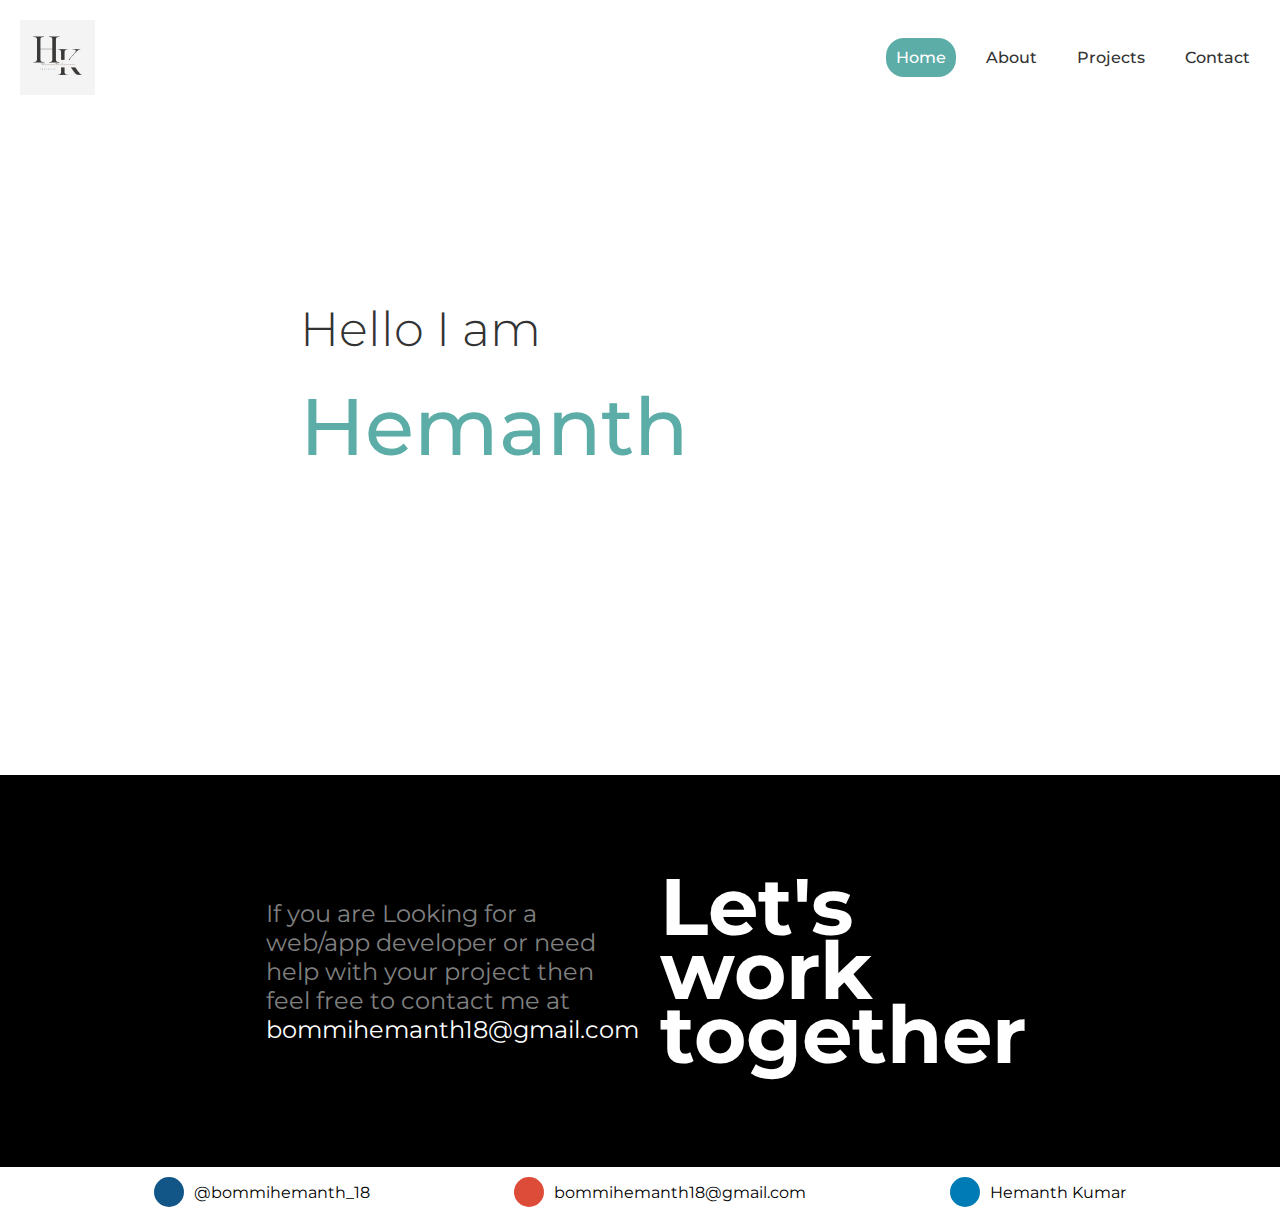
<file: index.html>
<!DOCTYPE html>
<html lang="en">
<head>
    <meta charset="UTF-8">
    <meta name="viewport" content="width=device-width, initial-scale=1.0">
    <title>Hemanth | Home </title>
    <link rel="stylesheet" href="./style.css"/>
    <link rel = "stylesheet" href = "./navbar.css"/>
    <link rel = "stylesheet" href = "./home.css"/>
    <link rel="stylesheet" href="./footer.css"/>
</head>
<body>
    <nav class = "header">
        <div class = "container">
            <div class = "row align-items-center justify-content-between">
                <!--logo-->
                <img src = "./k.png" alt="Logo" class="logo" />
                <!--hamburger icon-->
                <button class = "nav-toggler ">
                    <span>
                    </span>
                </button>
                <!--navigation links-->
                <div class = "nav">
                    <ul>
                        <li><a href = "./index.html " class = "active">Home</a></li>
                        <li><a href = "./about.html">About</a></li>
                        <li><a href = "./project.html">Projects</a></li>
                        <li><a href = "./contact.html">Contact</a></li>
                    </ul>
                </div>

            </div>
        </div>

    </nav>
    <div class = "home">
        <div class = "left">
            <h2>Hello I am</h2>
            <h1>Hemanth Kumar</h1>
        </div>
        
        <div class = "right">
        </div>
    </div>

   <footer class="footer">
        <div class="footer1">
            <p>
                If you are Looking for a web/app developer or need help with your project then feel free to contact me at
                <span>bommihemanth18@gmail.com</span>
            </p>
            <h1>Let's<br>work<br>together</h1>
        </div>
        <div class="footer2">
            <div class="socialItem">
                <a href="#" class="fa fa-instagram"></a>
                <a href="#" class="footerlink">@bommihemanth_18</a>
            </div>

            <div class="socialItem">
                <a href="#" class="fa fa-google"></a>
                <a href="#" class="footerlink">bommihemanth18@gmail.com</a>
            </div>
            <div class="socialItem">
                <a href="#" class="fa fa-linkedin"></a>
                <a href="#" class="footerlink">Hemanth Kumar</a>
            </div>
        </div>

    </footer>  
</body>
<script src="./navbar.js"></script>
<script src="./homescript.js"></script>
</html>
</file>
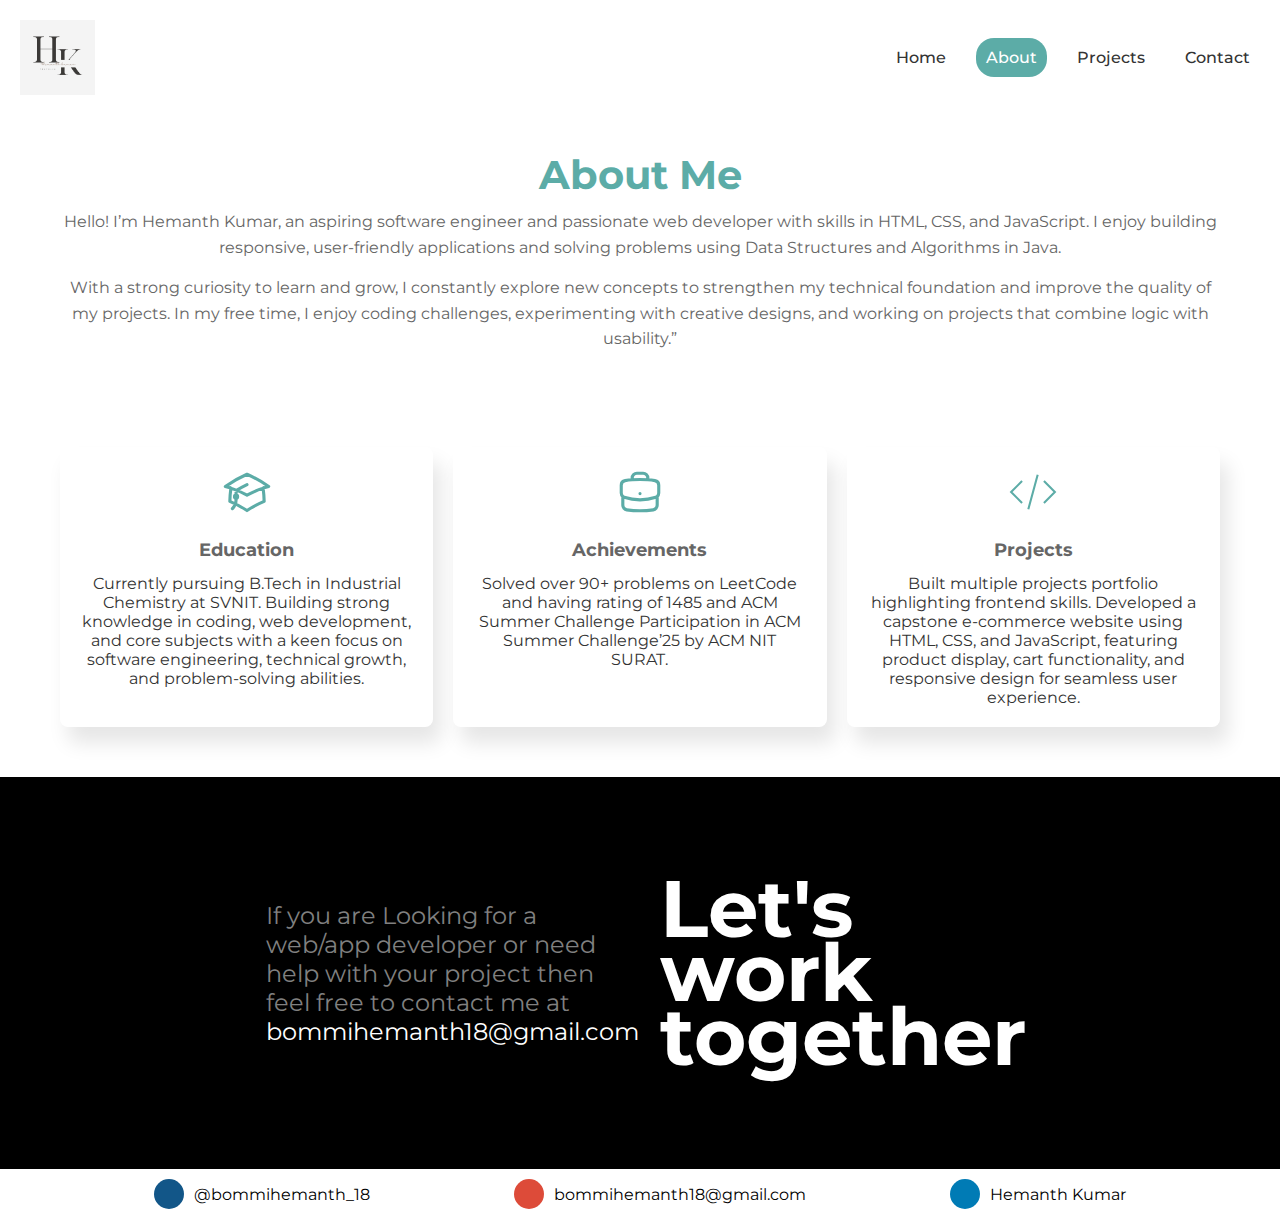
<file: about.html>
<!DOCTYPE html>
<html lang="en">
<head>
    <meta charset="UTF-8">
    <meta name="viewport" content="width=device-width, initial-scale=1.0">
    <title>Hemanth | About</title>
    <link rel="stylesheet" href="./style.css">
    <link rel = "stylesheet" href = "./navbar.css">
    <link rel = "stylesheet" href = "./about.css">
    <link rel="stylesheet" href="./footer.css">
</head>
<body>
    <nav class = "header">
        <div class = "container">
            <div class = "row align-items-center justify-content-between">
               
                <!--logo-->
                <img src = "./k.png" alt="Logo" class="logo" />
                <!--hamburger icon-->
                <button class = "nav-toggler ">
                    <span>

                    </span>
                </button>
                <!--navigation links-->
                <div class = "nav">
                    <ul>
                        <li><a href = "./index.html " >Home</a></li>
                        <li><a href = "./about.html" class = "active">About</a></li>
                        <li><a href = "./project.html">Projects</a></li>
                        <li><a href = "./contact.html">Contact</a></li>
                    </ul>
                </div>

            </div>
        </div>

    </nav>
    <div class="about">
        <div class="pg">
        <h1>About Me</h1>
        <p>
            Hello! I’m Hemanth Kumar, an aspiring software engineer and passionate web developer with skills in HTML, CSS, and JavaScript. I enjoy building responsive, user-friendly applications and solving problems using Data Structures and Algorithms in Java.
        </p>
        <p>With a strong curiosity to learn and grow, I constantly explore new concepts to strengthen my technical foundation and improve the quality of my projects. In my free time, I enjoy coding challenges, experimenting with creative designs, and working on projects that combine logic with usability.”
        </p>

        </div>
        <div class = "row">
            <div class ="aboutcard">
                <div class="icon">
                    <svg xmlns="http://www.w3.org/2000/svg" fill="none" viewBox="0 0 24 24" stroke-width="1.5" stroke="currentColor" class="size-6">
                        <path stroke-linecap="round" stroke-linejoin="round" d="M4.26 10.147a60.438 60.438 0 0 0-.491 6.347A48.62 48.62 0 0 1 12 20.904a48.62 48.62 0 0 1 8.232-4.41 60.46 60.46 0 0 0-.491-6.347m-15.482 0a50.636 50.636 0 0 0-2.658-.813A59.906 59.906 0 0 1 12 3.493a59.903 59.903 0 0 1 10.399 5.84c-.896.248-1.783.52-2.658.814m-15.482 0A50.717 50.717 0 0 1 12 13.489a50.702 50.702 0 0 1 7.74-3.342M6.75 15a.75.75 0 1 0 0-1.5.75.75 0 0 0 0 1.5Zm0 0v-3.675A55.378 55.378 0 0 1 12 8.443m-7.007 11.55A5.981 5.981 0 0 0 6.75 15.75v-1.5" />
                      </svg>
                </div>                      
                    <h1>Education</h1>
                    <p> Currently pursuing B.Tech in Industrial Chemistry at SVNIT. Building strong knowledge in coding, web development, and core subjects with a keen focus on software engineering, technical growth, and problem-solving abilities.
                    </p>
                </div>
                <div class="aboutcard">
                    <div class="icon">
                        <svg xmlns="http://www.w3.org/2000/svg" fill="none" viewBox="0 0 24 24" stroke-width="1.5"
                            stroke="currentColor" class="size-6">
                            <path stroke-linecap="round" stroke-linejoin="round"
                                d="M20.25 14.15v4.25c0 1.094-.787 2.036-1.872 2.18-2.087.277-4.216.42-6.378.42s-4.291-.143-6.378-.42c-1.085-.144-1.872-1.086-1.872-2.18v-4.25m16.5 0a2.18 2.18 0 0 0 .75-1.661V8.706c0-1.081-.768-2.015-1.837-2.175a48.114 48.114 0 0 0-3.413-.387m4.5 8.006c-.194.165-.42.295-.673.38A23.978 23.978 0 0 1 12 15.75c-2.648 0-5.195-.429-7.577-1.22a2.016 2.016 0 0 1-.673-.38m0 0A2.18 2.18 0 0 1 3 12.489V8.706c0-1.081.768-2.015 1.837-2.175a48.111 48.111 0 0 1 3.413-.387m7.5 0V5.25A2.25 2.25 0 0 0 13.5 3h-3a2.25 2.25 0 0 0-2.25 2.25v.894m7.5 0a48.667 48.667 0 0 0-7.5 0M12 12.75h.008v.008H12v-.008Z" />
                        </svg>
        
                    </div>
        
                    <h1>Achievements</h1>
                    <p>Solved over 90+ problems on LeetCode and having rating of 1485 and ACM Summer Challenge Participation in ACM Summer Challenge’25 by ACM NIT SURAT.</p>
                </div>
        
                <div class="aboutcard">
                    <div class="icon">
                        <svg xmlns="http://www.w3.org/2000/svg" fill="none" viewBox="0 0 24 24" strokeWidth={1.5}
                            stroke="currentColor" className="size-6">
                            <path strokeLinecap="round" strokeLinejoin="round"
                                d="M17.25 6.75 22.5 12l-5.25 5.25m-10.5 0L1.5 12l5.25-5.25m7.5-3-4.5 16.5" />
                        </svg>
        
        
                    </div>
        
                    <h1>Projects</h1>
                    <p>Built multiple projects portfolio highlighting frontend skills. Developed a capstone e-commerce website using HTML, CSS, and JavaScript, featuring product display, cart functionality, and responsive design for seamless user experience.</p>
                </div>

            </div>

        </div>

        <footer class="footer">
        <div class="footer1">
            <p>
                If you are Looking for a web/app developer or need help with your project then feel free to contact me at
                <span>bommihemanth18@gmail.com</span>
            </p>
            <h1>Let's<br>work<br>together</h1>
        </div>
        <div class="footer2">
            <div class="socialItem">
                <a href="#" class="fa fa-instagram"></a>
                <a href="#" class="footerlink">@bommihemanth_18</a>
            </div>

            <div class="socialItem">
                <a href="#" class="fa fa-google"></a>
                <a href="#" class="footerlink">bommihemanth18@gmail.com</a>
            </div>
            <div class="socialItem">
                <a href="#" class="fa fa-linkedin"></a>
                <a href="#" class="footerlink">Hemanth Kumar</a>
            </div>
        </div>

    </footer>  
    
</body>
</html>
</file>
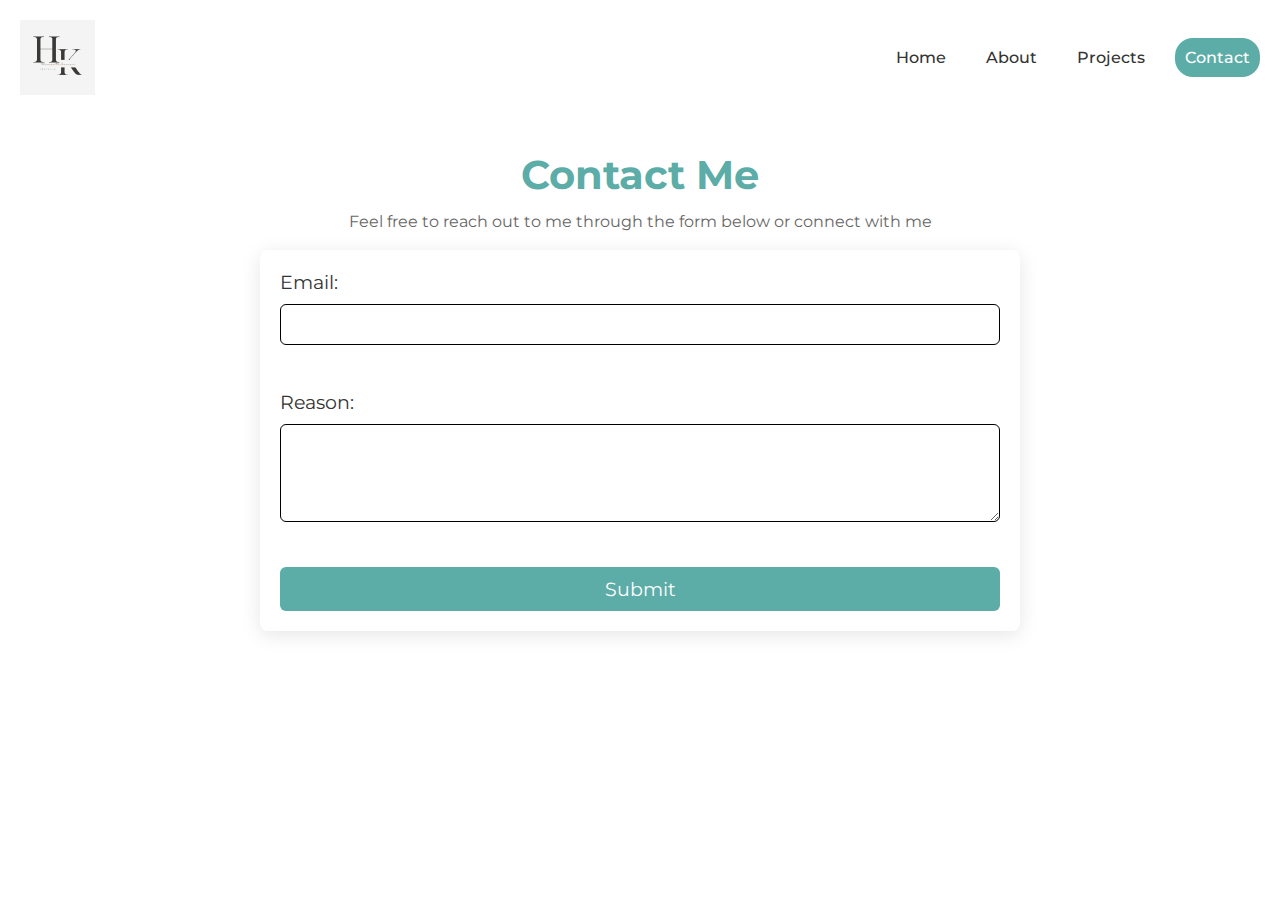
<file: contact.html>
<!DOCTYPE html>
<html lang="en">
<head>
    <meta charset="UTF-8">
    <meta name="viewport" content="width=device-width, initial-scale=1.0">
    <title>Hemanth | Contact</title>
    <link rel="stylesheet" href="./style.css"/>
    <link rel = "stylesheet" href = "./navbar.css"/>
    <link rel = "stylesheet" href = "./contact.css"/>
</head>
<body>
    <nav class = "header">
        <div class = "container">
            <div class = "row align-items-center justify-content-between">
               
                <!--logo-->
                <img src = "./k.png" alt="Logo" class="logo" />
                <!--hamburger icon-->
                <button class = "nav-toggler ">
                    <span>

                    </span>
                </button>
                <!--navigation links-->
                <div class = "nav">
                    <ul>
                        <li><a href = "./index.html " >Home</a></li>
                        <li><a href = "./about.html">About</a></li>
                        <li><a href = "./project.html">Projects</a></li>
                        <li><a href = "./contact.html" class = "active">Contact</a></li>
                    </ul>
                </div>

            </div>
        </div>

    </nav>
    <div class = "contact">
        <div class=" pg">
            <h1>Contact Me</h1>
            <p>Feel free to reach out to me through the form below or connect with me</p>
        </div>
        <div class="form-container">
            <form class="">
                <label for="email">Email:</label>
                <input type="email" id="email" name="email" required>
                <label for="reason">Reason:</label>
                <textarea id="reason" name="reason" rows="4" required></textarea>
                <button type="submit">Submit</button>
            </form>

        </div>
    </div>
    
</body>
</html>
</file>
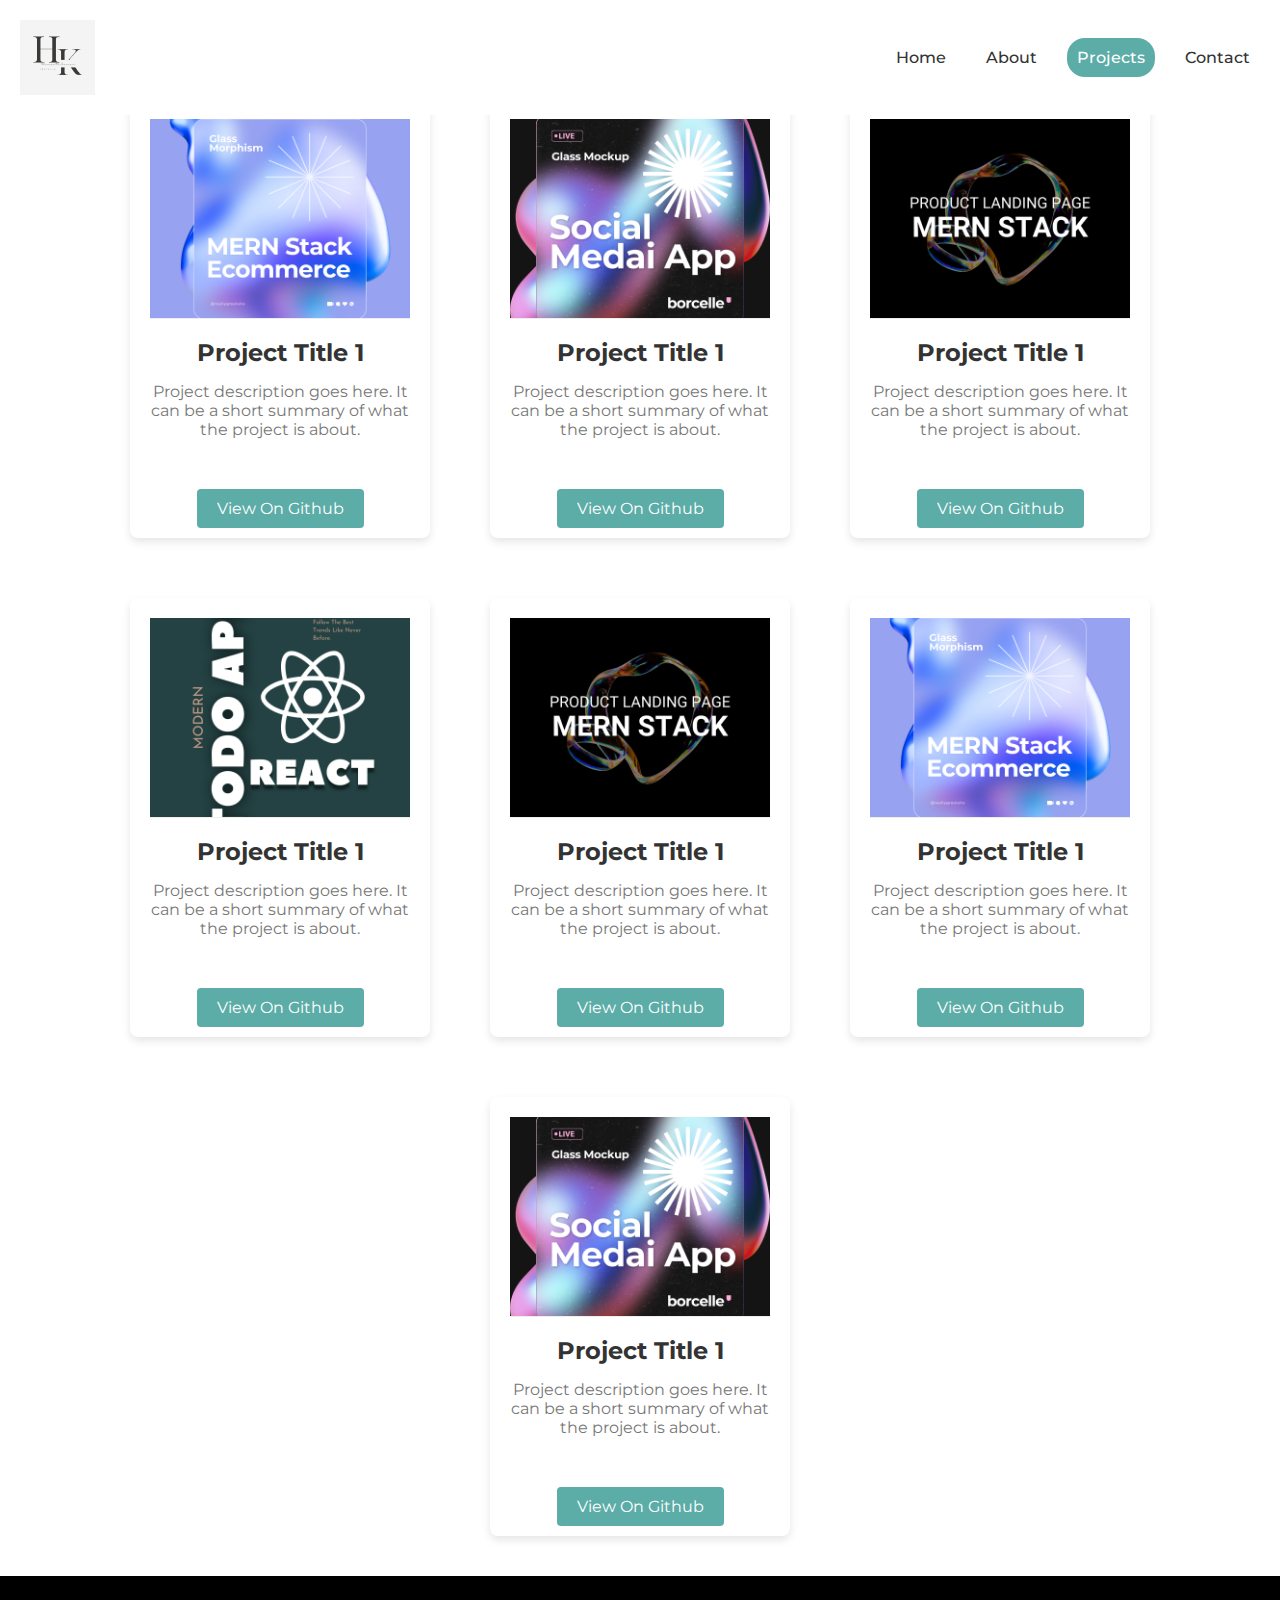
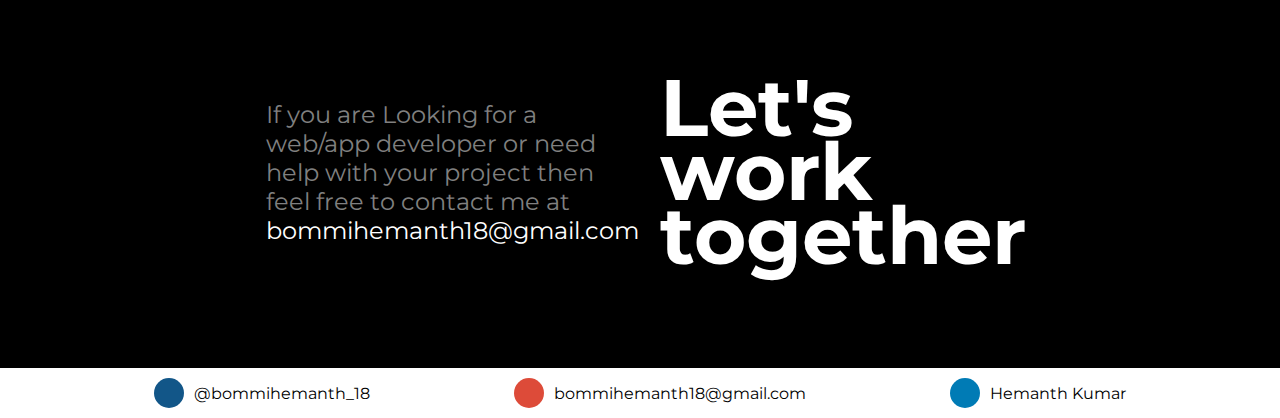
<file: project.html>
<!DOCTYPE html>
<html lang="en">
<head>
    <meta charset="UTF-8">
    <meta name="viewport" content="width=device-width, initial-scale=1.0">
    <title>Hemanth | Project</title>
    <link rel="stylesheet" href="./style.css"/>
    <link rel = "stylesheet" href = "./navbar.css"/>
    <link rel = "stylesheet" href = "./project.css"/>
    <link rel="stylesheet" href="./footer.css"/>
</head>
<body>
    <nav class = "header">
        <div class = "container">
            <div class = "row align-items-center justify-content-between">
               
                <!--logo-->
                <img src = "./k.png" alt="Logo" class="logo" />
                <!--hamburger icon-->
                <button class = "nav-toggler ">
                    <span>

                    </span>
                </button>
                <!--navigation links-->
                <div class = "nav">
                    <ul>
                        <li><a href = "./index.html " >Home</a></li>
                        <li><a href = "./about.html">About</a></li>
                        <li><a href = "./project.html" class = "active">Projects</a></li>
                        <li><a href = "./contact.html">Contact</a></li>
                    </ul>
                </div>

            </div>
        </div>

    </nav>
    <div class = "project">
        <div class = "pg">
            <h1> My Projects</h1>
        </div>
        <div class="allprojects">
           <div class="projectcard">
            <img src="./i3.png" alt="Project 1" class="project-image" />
                <h2>Project Title 1</h2>
                <p>Project description goes here. It can be a short summary of what the project is about.</p>
                <div class="skills">
                    <i class="fa fa-html5"></i>
                    <i class="fa fa-css3"></i>
                    <i class="fa-brands fa-js"></i>
                </div>
                <a href="#" class="btn">View On Github</a>

           </div>
           <div class="projectcard">
            <img src="./i4.png" alt="Project 1" class="project-image" />
            <h2>Project Title 1</h2>
            <p>Project description goes here. It can be a short summary of what the project is about.</p>
            <div class="skills">
                <i class="fa fa-html5"></i>
                <i class="fa fa-css3"></i>
                <i class="fa-brands fa-js"></i>
            </div>

            <a href="#" class="btn">View On Github</a>
        </div>
        <div class="projectcard">
            <img src="./i2.png" alt="Project 1" class="project-image" />
            <h2>Project Title 1</h2>
            <p>Project description goes here. It can be a short summary of what the project is about.</p>
            <div class="skills">
                <i class="fa fa-html5"></i>
                <i class="fa fa-css3"></i>
                <i class="fa-brands fa-js"></i>
            </div>

            <a href="#" class="btn">View On Github</a>
        </div>
        <div class="projectcard">
            <img src="./i1.png" alt="Project 1" class="project-image" />
            <h2>Project Title 1</h2>
            <p>Project description goes here. It can be a short summary of what the project is about.</p>
            <div class="skills">
                <i class="fa fa-html5"></i>
                <i class="fa fa-css3"></i>
                <i class="fa-brands fa-js"></i>
            </div>

            <a href="#" class="btn">View On Github</a>
        </div>
        <div class="projectcard">
            <img src="./i2.png" alt="Project 1" class="project-image" />
            <h2>Project Title 1</h2>
            <p>Project description goes here. It can be a short summary of what the project is about.</p>
            <div class="skills">
                <i class="fa fa-html5"></i>
                <i class="fa fa-css3"></i>
                <i class="fa-brands fa-js"></i>
            </div>

            <a href="#" class="btn">View On Github</a>
        </div>
        <div class="projectcard">
            <img src="./i3.png" alt="Project 1" class="project-image" />
            <h2>Project Title 1</h2>
            <p>Project description goes here. It can be a short summary of what the project is about.</p>
            <div class="skills">
                <i class="fa fa-html5"></i>
                <i class="fa fa-css3"></i>
                <i class="fa-brands fa-js"></i>
            </div>

            <a href="#" class="btn">View On Github</a>
        </div>
        <div class="projectcard">
            <img src="./i4.png" alt="Project 1" class="project-image" />
            <h2>Project Title 1</h2>
            <p>Project description goes here. It can be a short summary of what the project is about.</p>
            <div class="skills">
                <i class="fa fa-html5"></i>
                <i class="fa fa-css3"></i>
                <i class="fa-brands fa-js"></i>
            </div>

            <a href="#" class="btn">View On Github</a>
        </div>
               
        </div>
        
        </div>
     <footer class="footer">
        <div class="footer1">
            <p>
                If you are Looking for a web/app developer or need help with your project then feel free to contact me at
                <span>bommihemanth18@gmail.com</span>
            </p>
            <h1>Let's<br>work<br>together</h1>
        </div>
        <div class="footer2">
            <div class="socialItem">
                <a href="#" class="fa fa-instagram"></a>
                <a href="#" class="footerlink">@bommihemanth_18</a>
            </div>

            <div class="socialItem">
                <a href="#" class="fa fa-google"></a>
                <a href="#" class="footerlink">bommihemanth18@gmail.com</a>
            </div>
            <div class="socialItem">
                <a href="#" class="fa fa-linkedin"></a>
                <a href="#" class="footerlink">Hemanth Kumar</a>
            </div>
        </div>

    </footer>  
</body>
</html>
</file>
<file: style.css>
@import url('https://fonts.googleapis.com/css2?family=Montserrat:ital,wght@0,100..900;1,100..900&display=swap');

:root{
    --primary-color:#5caca7;
    --secondary-color:#5caca7;
    --background-color:#fff;
    --default-font-size: 16px;
    --text-color:#333;
    --text-color-button: #fff;

}

*{
    font-family: 'Montserrat', sans-serif;
    margin : 0;
    padding: 0;
    box-sizing: border-box;
}

body{
    background-color: var(--background-color);
    color: var(--text-color);

}
button{
    background-color: var(--primary-color);
    color: var(--text-color-button);
   
}
ul {
    list-style: none;
}

.pg {
    display: flex;
    flex-direction: column;
    align-items: center;
    justify-content: center;
}

.pg h1 {
    font-size: 2.5em;
    color: var(--secondary-color);
    text-align: center;
    margin-bottom: 10px;
   
   
}


.pg p {
    font-size: 1.0em;
    color: #666;
    text-align:center;
    line-height: 1.6;
    margin-bottom: 15px;
   
}
</file>
<file: navbar.css>
.header{
    padding: 20px;
    width:100vw;
    background-color: white;
    position:fixed;
}
.logo{
  height: 75px;
    
}
.row{
    display:flex;
    flex-wrap: wrap;
}
.header .nav ul {
    display: flex;
    gap: 20px;
}
.align-items-center{
    align-items: center;
}
.justify-content-between{
    justify-content: space-between;
}
.container{
    
    margin: auto;
}

.header .nav ul li a{
    text-decoration: none;
    color: var(--text-color);
    font-weight: 500;
    font-size: var(--default-font-size);
    padding: 10px;
    border-radius: 18px;
    text-decoration: none;
    display: block;
    font-size: var(--default-font-size);
    
}
.header .nav ul li a.active,
.header .nav ul li a:hover{
    background-color: var(--secondary-color);
    cursor: pointer;
    color: var(--text-color-button);
}



.nav-toggler {
    display: none;
    height: 34px;
    width: 34px;
    cursor: pointer;
    margin-right: 15px;
    border: none;
    background-color: white;
}

.nav-toggler span {
    background-color: var(--secondary-color);
    height: 2px;
    width: 20px;
    display: block;
    margin: auto;
    position: relative;
    transition: all 0.3s ease;
}

.nav-toggler span::before,
.nav-toggler span::after {
    content: "";
    position: absolute;
    left: 0px;
    top: 0px;
    background-color: var(--secondary-color);
    transition: all 0.3s ease;
    width: 100%;
    height: 100%;
}

.nav-toggler span::before {
    transform: translateY(-6px);
}

.nav-toggler span::after {
    transform: translateY(6px);
}


.nav-toggler.active span::before {
    transform: rotate(45deg);
}

.nav-toggler.active span::after {
    transform: rotate(-45deg);
}

.nav-toggler.active span {
    background-color: transparent;
}


@media (max-width:991px) {
    .nav-toggler{
        display: block;
    } 
    .nav{
        width:100%;
        padding:0px;
        max-height: 0px;
        overflow: hidden;
        transform:all 0.5s ease;

    }
    .header .nav ul{
       padding: 12px 15px 0;
       margin-top: 12px;
       border-top: 1px solid rgba(255 , 255, 255, 0.2);
       flex-direction: column;
    }
    .header .nav ul li {
        display: block;
        margin:0;
    }

    
}
</file>
<file: home.css>
.home{
    display: flex;
   justify-content: space-between;
    height: 100%;
    width:100%;
    box-sizing: border-box;
    padding: 300px;  

}

.home.left{
    flex:1;
    padding:300px;
    height: 100px;
    display: flex;
    flex-direction: column;
    align-items: flex-start;
    justify-content: center;
}

.home .left h2{
    font-size: 3rem;
    color: #333;
    font-weight: 300;
    margin-bottom: 20px;
}

.home .left h1{
    font-size: 5rem;
    color: var(--secondary-color);
    font-weight: 500;
}

.home .right{
    flex: 1;
    display: flex;
    justify-content: center;
    align-items: flex-end;
    height: 100%;
    width: 100%;
    overflow: hidden;
}

.home .right img {
    max-width: 100%;
    height: 100%;
    border-radius: 10px;
}

@media (max-width: 1000px) {
    .home{
        flex-direction: column;
    }

    .home .left{
        width: 100%;
        margin-top: 100px;
    }

    .home .left h2{
        font-size: 2rem;
        color: #333;
        font-weight: 300;
        margin-bottom: 10px;
    }
    
    .home .left h1{
        font-size: 2rem;
        color: var(--secondary-color);
        font-weight: 500;
    }

    .home .right{
        margin-top: 20px;

    }
}


@media (max-width: 500px) {
    .home .left h2{
        font-size: 1.5rem;
        color: #333;
        font-weight: 300;
        margin-bottom: 10px;
    }
    
    .home .left h1{
        font-size: 1.5rem;
        color: var(--secondary-color);
        font-weight: 500;
    }

}
</file>
<file: footer.css>
.fa{
    font-size: 16px;
    width: 30px;
    text-align: center;
    text-decoration: none;
    height: 30px;
    display: flex;
    justify-content: center;
    align-items: center;
    border-radius: 50%;
}

.fa:hover {
    opacity: 0.7;
}

.fa-instagram {
    background: #125688;
    color: white;
}

.fa-google {
    background: #dd4b39;
    color: white;
}

.fa-linkedin {
    background: #007bb5;
    color: white;
}

.footer {
    display: flex;
    flex-direction: column;
    width: 100%;
}


.footer1 {
    display: flex;
    justify-content: center;
    align-items: center;
    background-color: black;
    padding: 100px 50px;
    width: 100%;
    gap: 40px;
}

.footer1 p {
    width: 30%;
    font-size: 1.5rem;
    color: gray;
}
.footer1 p span{
    color: white;
}
.footer1 h1 {
    width: 30%;
    font-size: 5rem;
    color: white;
    line-height: 4rem;
}



.footer2 {
    display: flex;
    justify-content: space-evenly;
    padding: 10px;
    flex-wrap: wrap;
}

.footer2 .socialItem{
    display: flex;
    align-items: center;
    gap: 10px;
}



.footer2 .socialItem .footerlink{
    text-decoration: none;
    color: black;
    font-size: var(--default-font-size);
}



@media (max-width:1000px) {
    .footer1 {
        display: flex;
        flex-direction: row;
        justify-content: center;
        align-items: center;
        background-color: black;
        padding: 100px 30px;
        width: 100%;
        gap: 20px;
    }

    .footer1 p {
        width: 30%;
        font-size: 1rem;
        color: gray;
    }
    .footer1 p span{
        color: white;
    }
    .footer1 h1 {
        width: 30%;
        font-size: 3rem;
        color: white;
        line-height: 2rem;
    }
}
@media (max-width:700px) {
    .footer1 {
        display: flex;
        flex-direction: row;
        justify-content: center;
        align-items: center;
        background-color: black;
        padding: 100px 20px;
        width: 100%;
        gap: 20px;
    }
    
    .footer1 p {
        width: 45%;
        font-size: 1rem;
        color: gray;
    }
    .footer1 p span{
        color: white;
    }
    .footer1 h1 {
        width: 45%;
        font-size: 2rem;
        color: white;
        line-height: 2rem;
    }
    .footer2 {
        gap: 20px;
    }
}

@media (max-width:500px) {

    .footer1 {
        flex-direction: column-reverse;
        text-align: center;

    }

    .footer1 h1,  .footer1  p{
        width: 100%;
    }
}
</file>
<file: about.css>
.about {
    padding: 50px 20px;
    max-width: 1200px;
    margin: 0 auto;
    display: flex;
    flex-direction: column;
    gap: 50px;
    padding-top: 150px;
}


.about .row {
    display: flex;
    flex-wrap: wrap;
    gap: 20px;
    margin-top: 30px;
}

.aboutcard {
    background-color: white;
    border-radius: 8px;
    box-shadow: 8px 16px 20px rgba(14, 3, 3, 0.1);
    flex: 1;
    min-width: 300px;
    padding: 20px;
    text-align: center;

}

.aboutcard .icon {
    margin-bottom: 15px;
}

.aboutcard .icon svg {
    width: 50px;
    height: 50px;
    color: var(--secondary-color);
}


.aboutcard h1 {
    font-size: 1.8em;
    color: #333;
    margin-bottom: 10px;
}

.aboutcard h1 {

    font-size: 1.1em;
    color: #666;
    line-height: 1.6;
}


@media (max-width: 768px) {
    .about {
        text-align: center;
        padding-top: 100px;
    }

    .about .row {
        flex-direction: column;
        gap: 10px;
    }

    .aboutcard {
        margin-bottom: 20px;
    }

}
</file>
<file: contact.css>
.contact{
    padding:20px;
    max-width: 800px;
    margin: 0 auto;
    background-color: var(--background-color);
    padding-top: 150px;
}
.form-container{
    background-color: white;
    padding:20px;
    border-radius: 8px;
    box-shadow: 0 4px 20px rgba(0, 0, 0, 0.1);
}
form {
    display: flex;
    flex-direction: column;
}
label {
    font-size: 1.2em;
    color:#333;
    margin-bottom: 10px;
}
input, textarea {
    width: 100%;
    padding: 10px;
    margin-bottom: 45px;
    border: 1px solid #ccc;
    border-radius: 6px;
    border-color: black;
    font-size: 1em;
    box-sizing: border-box;
}

button {
    background-color: var(--secondary-color);
    color: var(--text-color-button);
    padding: 10px;
    border: none;
    border-radius: 6px;
    cursor: pointer;
    font-size: 1.2em;
    box-shadow: #03b2b2 0px 4px 5px rgba(0, 0, 0, 0.1);
    width:100% ;

}
button:hover {
    background-color: #b82453;
}
</file>
<file: project.css>
.projects {
    padding-top: 100px;
    width: 100%;
}

.allprojects {
    display: flex;
    width: 100%;
    flex-wrap: wrap;
    justify-content: center;
    gap: 20px;
    padding: 20px;
}


.projectcard {
    background-color: #fff;
    border-radius: 8px;
    box-shadow: 0 4px 8px rgba(0, 0, 0, 0.1);
    overflow: hidden;
    transition: transform 0.2s ease, box-shadow 0.2s ease;
    width: 300px;
    margin: 20px;
    text-align: center;
    padding: 20px;

}


.projectcard:hover {
    transform: translateY(-5px);
    box-shadow: 0 8px 16px rgba(0, 0, 0, 0.2);
}

.project-image {
    width: 100%;
    height: 200px;
    object-fit: cover;
    border-bottom: 1px solid #eee;
}

.projectcard h2 {
    font-size: 1.5rem;
    margin: 15px 0;
    color: #333;
}

.projectcard p {
    font-size: 1rem;
    color: #777;
    margin: 15px 0;
}


.skills {
    display: flex;
    justify-content: center;
    gap: 10px;
    margin: 15px 0;
}

.skills i {
    font-size: 1.5rem;
    color: #333;
}

.btn {
    padding: 10px 20px;
    margin: 15px 0;
    background-color: var(--secondary-color);
    color: #fff;
    text-decoration: none;
    border-radius: 4px;
    transition: background-color 0.2s ease;
}
</file>
